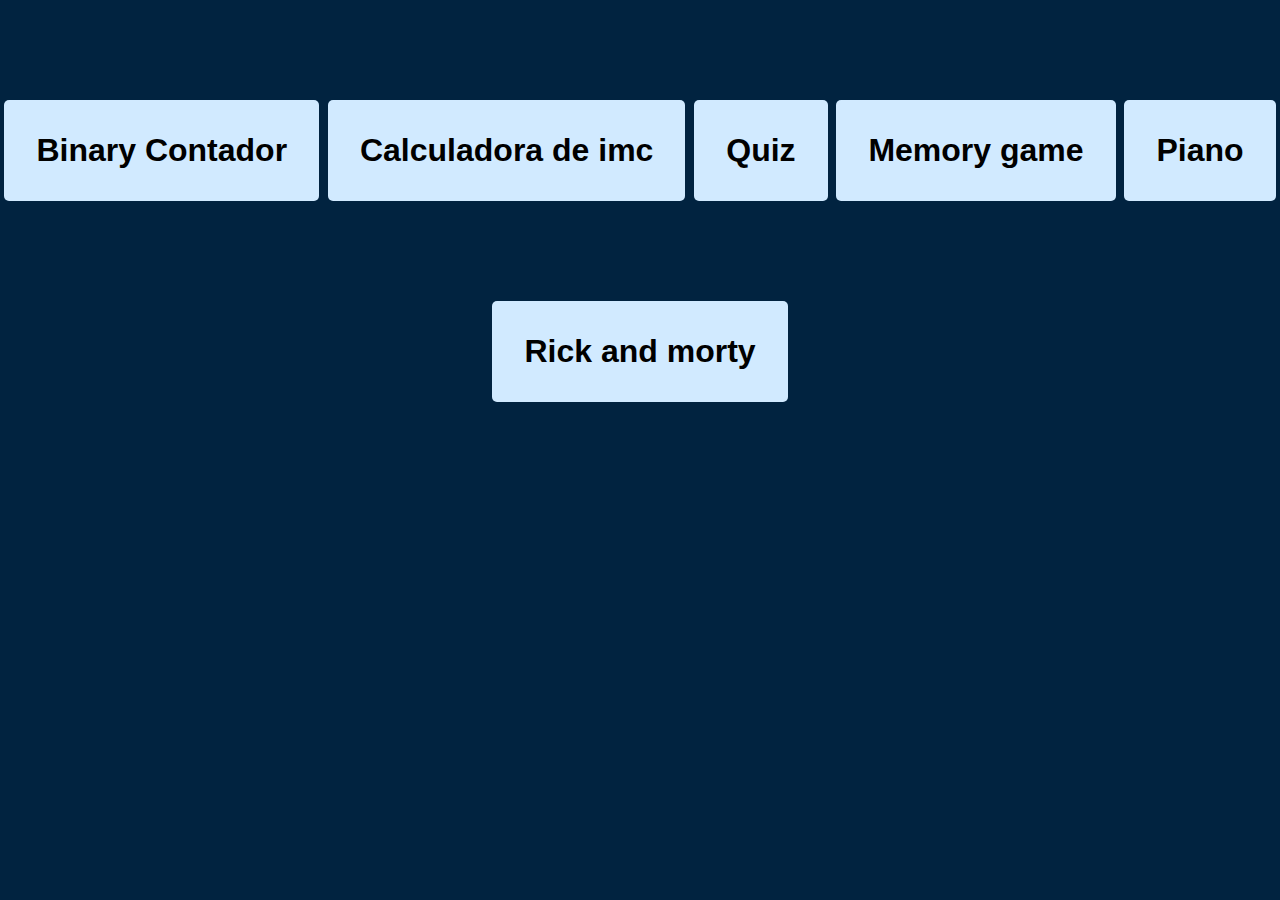
<file: index.html>
<!DOCTYPE html>
<html lang="pt-br">
<head>
    <meta charset="UTF-8">
    <meta name="viewport" content="width=device-width, initial-scale=1.0">
    <title>Expositor</title>
    <link rel="stylesheet" href="vitrine.css">
</head>
<body>
    <a href="binaryContador/binary.html" >Binary Contador</a>
    <a href="calculadoraIMC/calculadoraIMC.html">Calculadora de imc</a>
    <a href="quiz/quiz.html">Quiz</a>
    <a href="memoryGame/memorygame.html">Memory game</a>
    <a href="piano/piano.html">Piano</a>
    <a href="rickandmortyApi/rickAndMorty.html">Rick and morty</a>
</body>
</html>
</file>
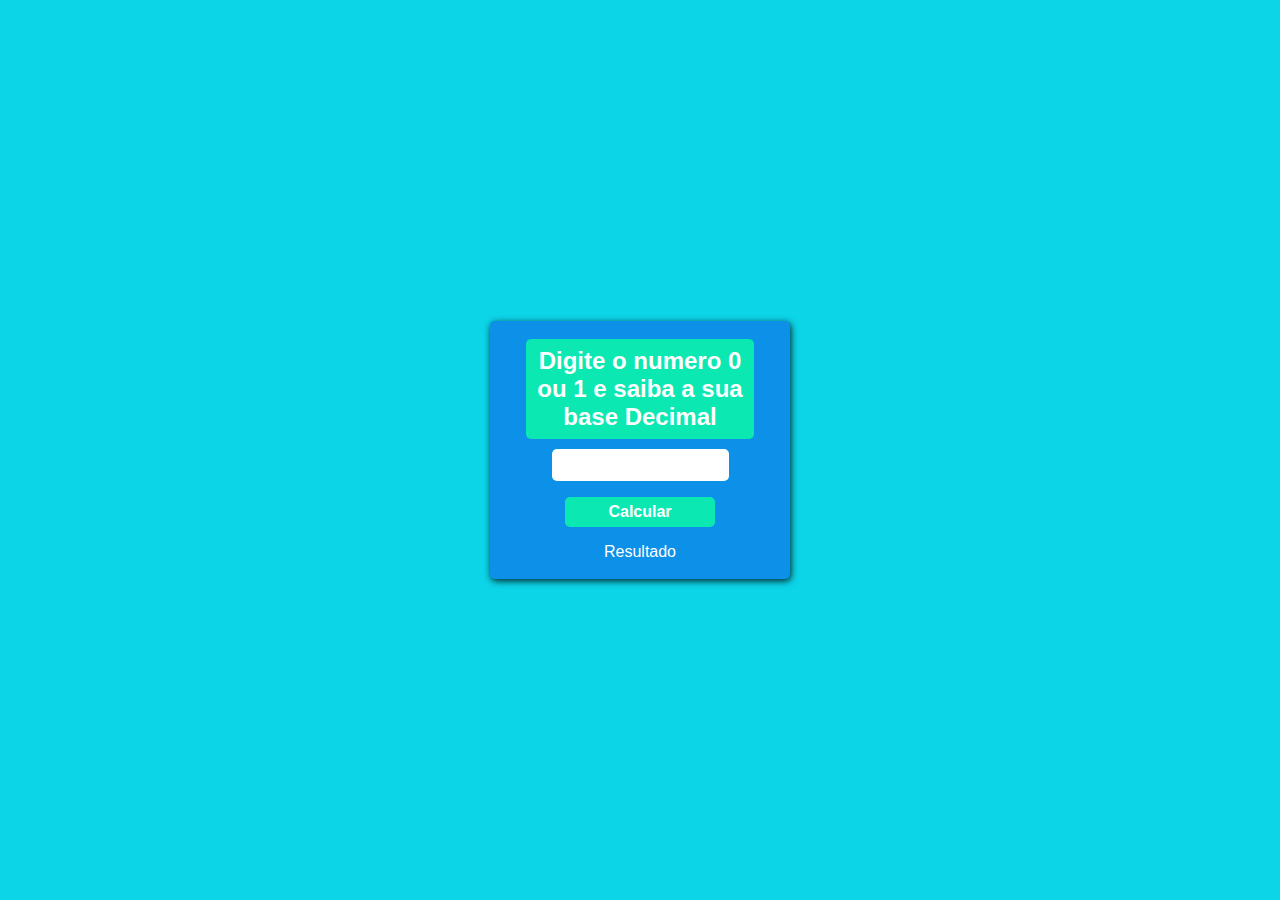
<file: binaryContador/binary.html>
<!DOCTYPE html>
<html lang="pt-br">
<head>
    <meta charset="UTF-8">
    <meta name="viewport" content="width=device-width, initial-scale=1.0">
    <title>Binary Contador</title>
    <link rel="stylesheet" href="binary.css">
</head>
<body>
    <div class="div1">
        <h1>Digite o numero 0 ou 1 e saiba a sua base Decimal</h1>
        <input type="number" name="text" id="text" >
        <button id="calcular">Calcular</button>
        <p id="resultado">Resultado</p>
    </div>
    <script src="binary.js"></script>
</body>
</html>
</file>
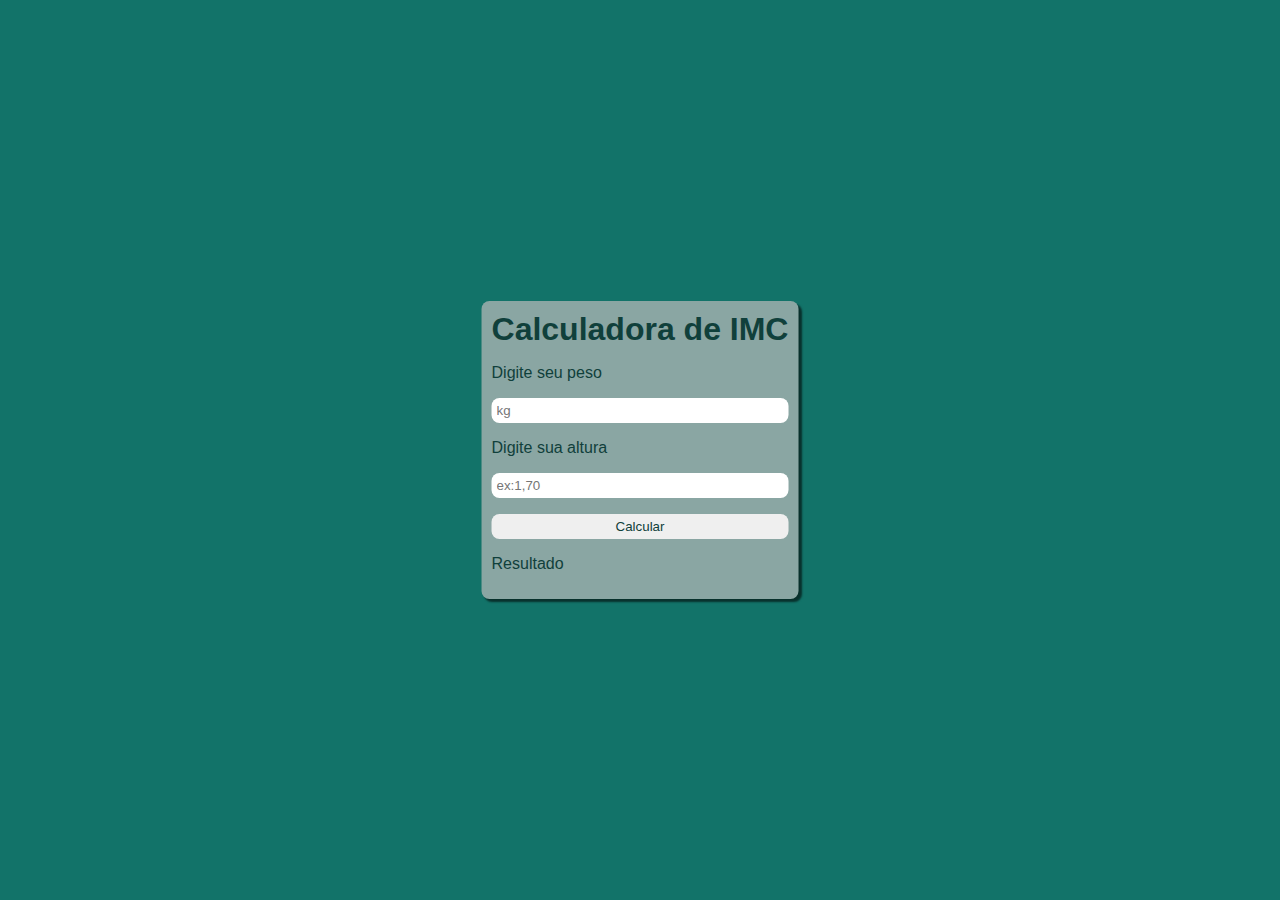
<file: calculadoraIMC/calculadoraIMC.html>
<!DOCTYPE html>
<html lang="en">
<head>
    <meta charset="UTF-8">
    <meta name="viewport" content="width=device-width, initial-scale=1.0">
    <title>Calculadora IMC</title>
    <link rel="stylesheet" href=" imc.css">
</head>
<body>
    <main>
        <h1>Calculadora de IMC</h1>
        <label for="peso">Digite seu peso</label>
        <input type="number" id="peso" placeholder="kg" required>
        <label for="altura">Digite sua altura</label>
        <input type="number" id="altura" placeholder="ex:1,70" required>
        <button id="calcular">Calcular</button>
        <p id="res">Resultado</p>
        <span><img id="corre" src="gifs-de-exercicio-fisico.gif" alt="Figura de homem correndo">


    </main>
    
    </span>



    <script src="imc.js"></script>
</body>
</html>
</file>
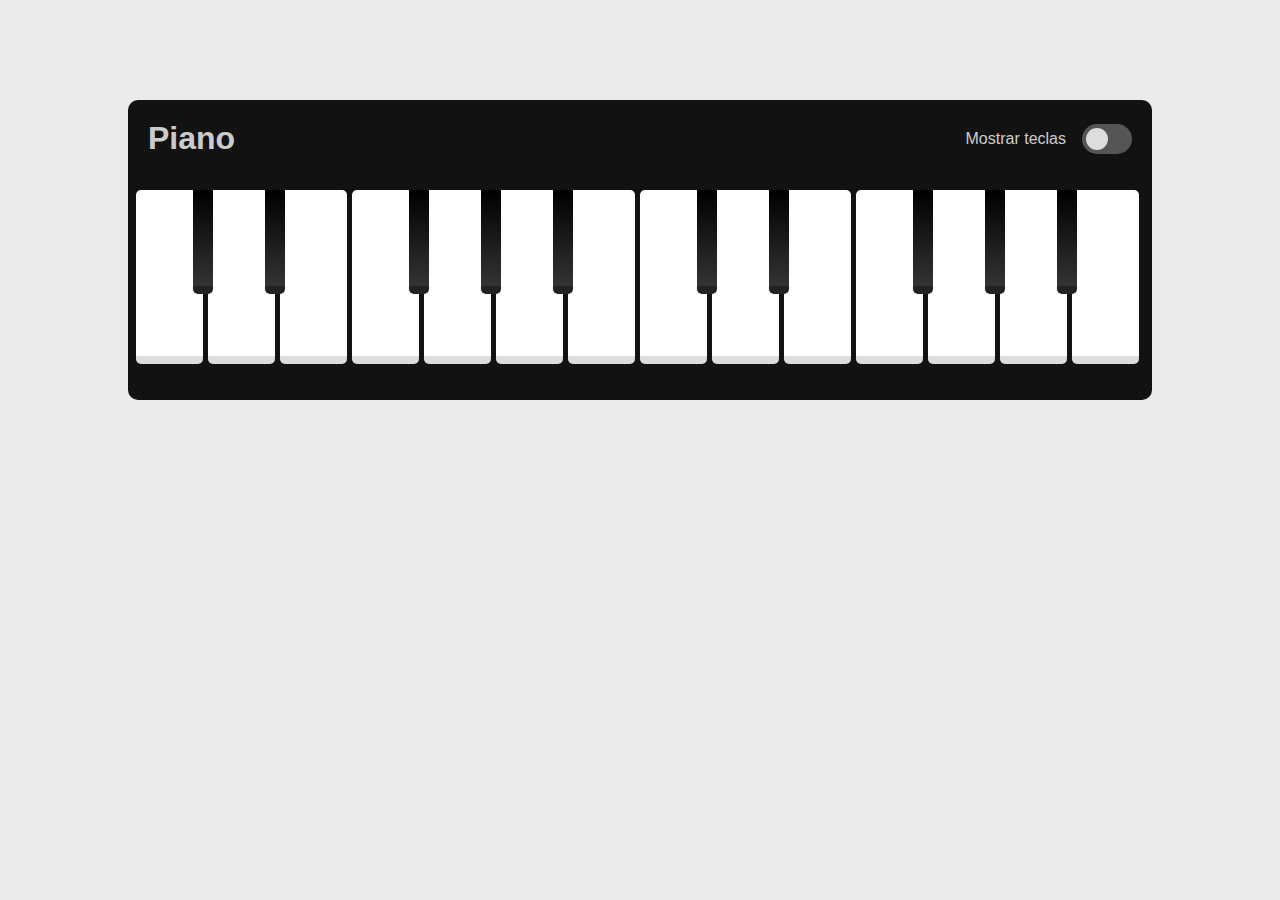
<file: piano/piano.html>
<!DOCTYPE html>
<html lang="pt-br">

<head>
    <meta charset="UTF-8">
    <meta name="viewport" content="width=device-width, initial-scale=1.0">
    <link rel="stylesheet" href="./css/piano.css">
    <title>Piano</title>
</head>

<body>
    <section class="piano">
        <section class="controls">
            <h1>Piano</h1>
            <label>
                Mostrar teclas
                <span class="switcher">
                    <span class="swicher__button"></span>
                </span>
                <input type="checkbox" id="checkbox__keys" class="checkbox__keys">
            </label>
        </section>
        <seection class="piano__keys disabled-key" >
            <div class="key white" data-note="1"><span>'</span></div>
            <div class="key black" data-note="2"><span>1</span></div>
            <div class="key white" data-note="3"><span>q</span></div>
            <div class="key black" data-note="4"><span>2</span></div>
            <div class="key white" data-note="5"><span>w</span></div>
            <div class="key white" data-note="6"><span>3</span></div>
            <div class="key black" data-note="7"><span>e</span></div>
            <div class="key white" data-note="8"><span>4</span></div>
            <div class="key black" data-note="9"><span>r</span></div>
            <div class="key white" data-note="10"><span>5</span></div>
            <div class="key black" data-note="11"><span>t</span></div>
            <div class="key white" data-note="12"><span>6</span></div>
            <div class="key white" data-note="13"><span>y</span></div>
            <div class="key black" data-note="14"><span>u</span></div>
            <div class="key white" data-note="15"><span>8</span></div>
            <div class="key black" data-note="16"><span>i</span></div>
            <div class="key white" data-note="17"><span>9</span></div>
            <div class="key white" data-note="18"><span>o</span></div>
            <div class="key black" data-note="19"><span>p</span></div>
            <div class="key white" data-note="20"><span>-</span></div>
            <div class="key black" data-note="21"><span>[</span></div>
            <div class="key white" data-note="22"><span>=</span></div>
            <div class="key black" data-note="23"><span>&larr;</span></div>
            <div class="key white" data-note="24"><span>\</span></div>

        </seection>
    </section>

    <script src="js/piano.js" defer></script>
</body>

</html>
</file>
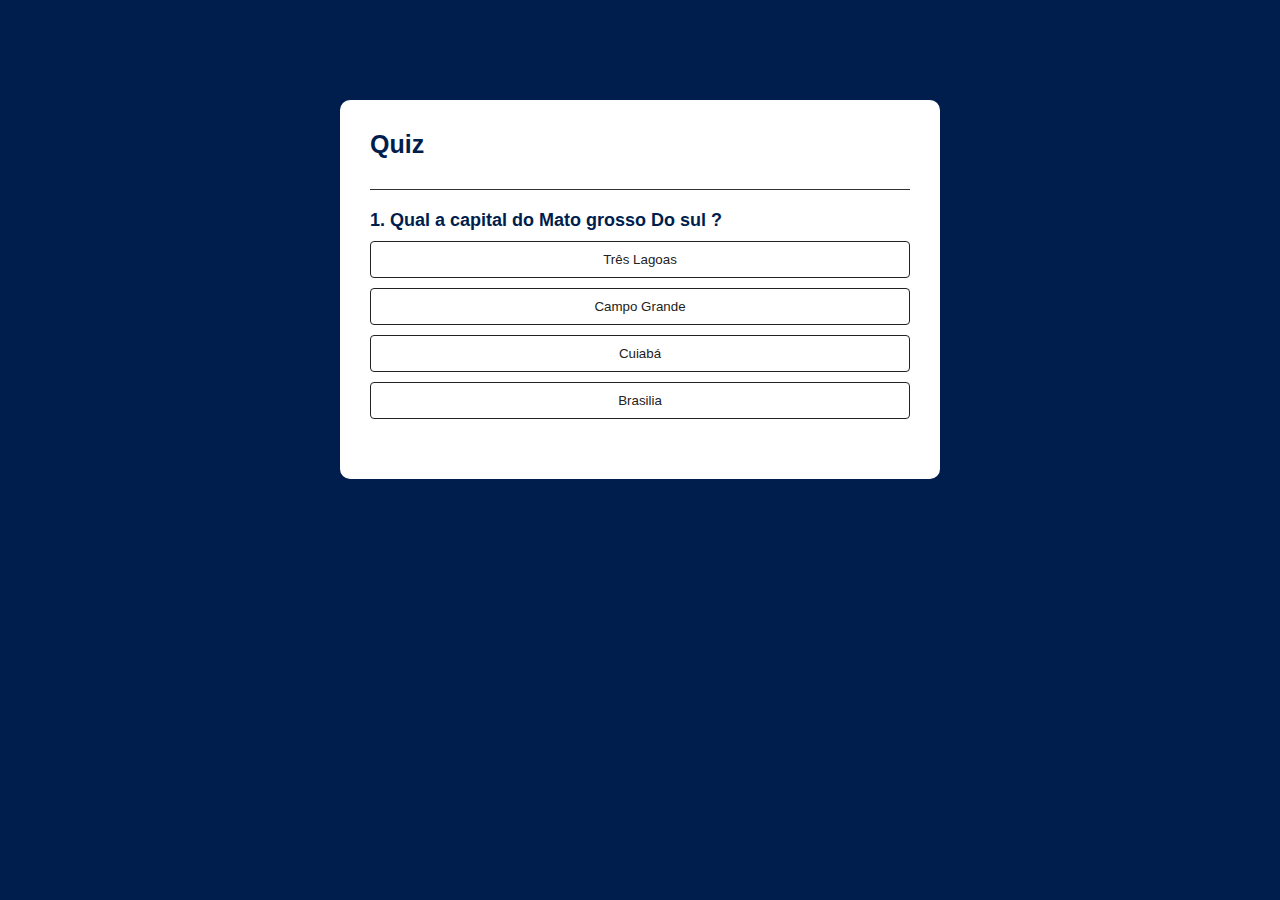
<file: quiz/quiz.html>
<!DOCTYPE html>
<html lang="en">
<head>
    <meta charset="UTF-8">
    <meta name="viewport" content="width=device-width, initial-scale=1.0">
    <title>Quiz</title>
    <link rel="shortcut icon" href="images/favicon.ico" type="image/x-icon">
    <link rel="stylesheet" href="quiz.css">
</head>
<body>
        <div class="app">
            <h1>Quiz</h1>
            <div class="quiz">
                <h2 id="question">A pergunta vai aqui</h2>
                <div id="answer-buttons">
                   
                </div>
                <button id="next_btn">Proxima</button>
            </div>
        </div>
        <script src="quiz.js"></script>
</body>
</html>
</file>
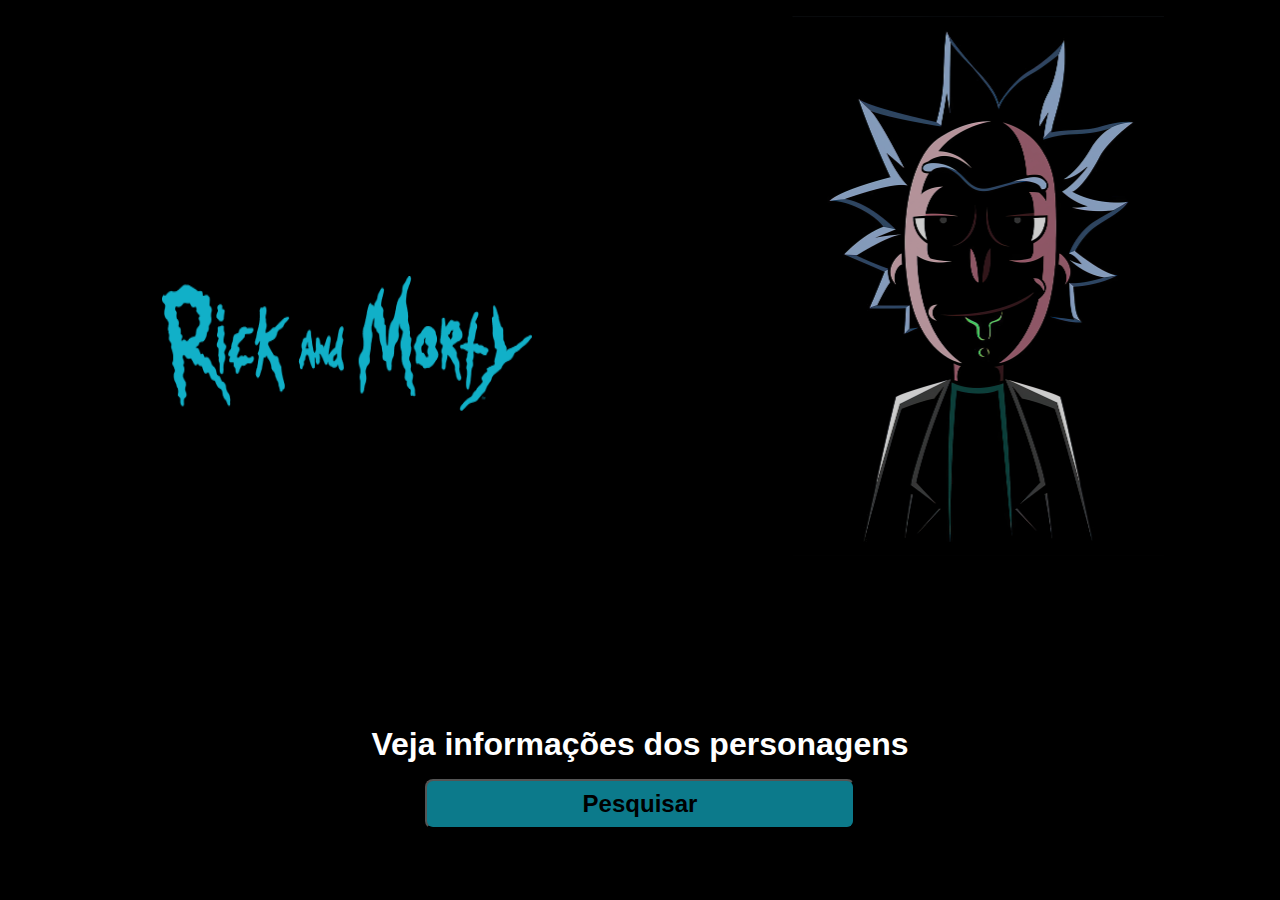
<file: rickandmortyApi/rickAndMorty.html>
<!DOCTYPE html>
<html lang="pt-br">
<head>
    <meta charset="UTF-8">
    <meta name="viewport" content="width=device-width, initial-scale=1.0">
    <title>Rick And Morth</title>
    <link rel="stylesheet" href="rickAnMorty.css">
    <link rel="shortcut icon" href="images/faviconn.ico" type="image/x-icon">
</head>
<body>
    <main>
        <div class="logo" id="logo" class="logo"><img src="./images/logo.png" alt="logo"></div>
       
        <div class="rick"><img src="./images/rick.png"  alt="rick" ></div>
        <label>
            <h1 style="color: rgb(255, 255, 255);">Veja informações dos personagens</h1>
            <button id="search">Pesquisar</button>
        </label>
        
    </main>


    <script src="rickAndMorty.js"></script>
</body>
</html>
</file>
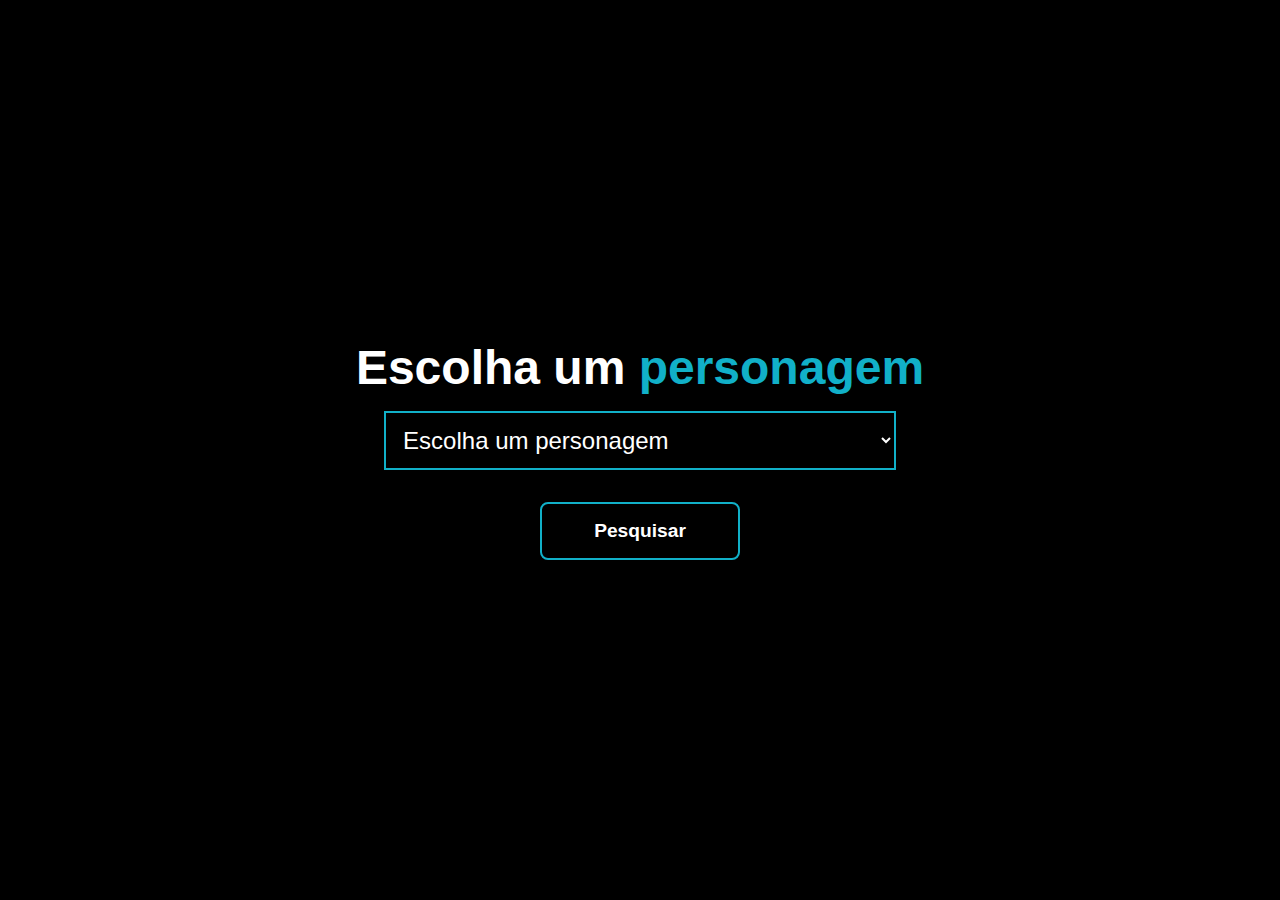
<file: rickandmortyApi/pages/searchRickAndeMorty.html>
<!DOCTYPE html>
<html lang="pt-br">

<head>
    <meta charset="UTF-8">
    <meta name="viewport" content="width=device-width, initial-scale=1.0">
    <title>Search</title>
    <link rel="stylesheet" href="searchRickAndeMorty.css">
</head>

<body>
    <main>
        <div class="div_search">
            <label>
                <h1>Escolha um <span>personagem</span></h1>
                <select name="" id="input_search" >
                    <option value="">Escolha um personagem</option>
                    
                </select>
                
            </label>
        </div>
        <div id="stage" class="stage">
            
        </div>
        <div>
            <button id="search">Pesquisar</button>
        </div>

    </main>


    <script src="searchRickAndeMorty.js" type="module"></script>
</body>

</html>
</file>
<file: vitrine.css>
*{
    box-sizing: border-box;
    margin:0px;
    padding: 0px;
    font-family: Arial, Helvetica, sans-serif;
}
body{
    background-color: #012340;
    display: flex;
    justify-content: space-around;
    flex-wrap: wrap;
}
a{
    display: block;
    background-color: #D1EAFF;
    text-decoration: none;
    border-radius: 5px;
    padding: 10px;
    color: black;
    font-weight: bolder;
    margin-top: 100px;
    padding: 2rem;
    font-size: 2rem;
}
a:hover{
    background-color: #4a535b;
}
</file>
<file: binaryContador/binary.css>
*{
    box-sizing: border-box;
    margin: 0px;
    padding: 0px;
    font-family: Arial, Helvetica, sans-serif;
}
body{
    width: 100vw;
    height: 100vh;
    position: relative;
    background-color: #0CD5E8;
}
.div1{
    position: absolute;
    top: 50%;
    left: 50%;
    transform: translate(-50%,-50%);
    width: 300px;
    background-color: #0C90E8;
    border-radius: 5px;
    box-shadow: 1px 2px 7px rgba(0, 0, 0, 0.84);
    padding: 8px;
}
h1{
    background-color: #0CE8B1;
    font-size:1.5rem;
    border-radius: 5px;
    width: 80%;
    margin: 10px auto;
    padding: 0.5rem;
    color: white;
    text-align: center;
}
input{
    display: block;
    margin: 10px auto;
    height: 2rem;
    border: none;
    border-radius: 5px;
}
button{
    display: block;
    margin: 1rem auto;
    width: 150px;
    height: 30px;
    border: none;
    border-radius: 5px;
    font-size: 1rem;
    font-weight: bolder;
    background-color: #0CE8B1;
    color: white;
    cursor: pointer;
}
p{
    text-align: center;
    color: white;
    margin-bottom: 10px;
}
</file>
<file: calculadoraIMC/imc.css>
*{
    margin: 0px;
    padding: 0px;
    box-sizing: border-box;
    font-family: Arial, Helvetica, sans-serif;
    color: var(--corDaFont);
}

:root{
    --corDoFundo: #8AA6A3;
    --corDaFont:#10403B;
    --corDoBack:#127369;
}
body{
    position: relative;
    width: 100vw;
    height: 100vh;
    background-color: var(--corDoBack);
}
main{
    position:absolute;
    top: 50%;
    left: 50%;
    transform: translate(-50%,-50%);
    display: flex;
    flex-direction: column;
    background-color: var(--corDoFundo);
    padding: 10px;
    border-radius: 0.5rem;
    gap: 1rem;
    box-shadow: 3px 3px 2px rgba(0, 0, 0, 0.586);
    flex-wrap: wrap;
}
input, button{
    padding: 5px;
    border: none;
    border-radius: 0.5rem;
}
button{
    cursor: pointer;
    
}
button:hover{
    box-shadow:3px 3px 2px rgba(0, 0, 0, 0.586) ;
}
img{
    width: 300px;
 
    margin: auto;
    
    
    display: none;
}
@media (min-width:300px ) and (max-width:768px){
    img{
        width: 100px;
        
    }

}
</file>
<file: piano/css/piano.css>
*{
  margin: 0px;
  padding: 0px;
  box-sizing: border-box;
  font-family: Arial, Helvetica, sans-serif;
}
body{
    background-color: #ebebeb;
}

.piano{
    background-color: #121212;
    width: 80vw;
    height: 300px;
    margin: 100px auto;
    border-radius:10px ;
    color: #fff;
    display: flex;
    flex-direction: column;
    align-items: center;
}
.piano .piano__keys .white:nth-child(5){
    margin-right: 10px;
}
.piano__keys .white:nth-child(12){
    margin-right: 10px;

}
.piano__keys .white:nth-child(17){
    margin-right: 10px;
}


.controls{
    color: rgba(255, 255, 255, 0.8);
    padding: 20px;
    display: flex;
    width: 100%;
    border-radius: 9px 9px 0px 0px;
    justify-content: space-between;
    

}
label{
    display: flex;
    gap: 1rem;
    align-items: center;
}
.switcher{
    display: flex;
    height: 30px;
    width: 50px;
    background-color: #555;
    border-radius: 50px;
    padding: 4px;
    justify-content: start;
    cursor: pointer;
}

.swicher__button{
    height: 100%;
    aspect-ratio: 1/1;
    background-color:#ddd ;
    border-radius: 25px;
    
    
}
.swicher__active{
    justify-content: end;
    background-color: #0b4939;

}
.checkbox__keys{
    display: none;
}

.piano__keys{
    display: flex;
    padding: 0.8rem;
    width: 100%;
    height:200px ;
    background-color: #121212;
    justify-content: space-between;
    border-radius: 5px;
    color: #333;

}
.white{
    background-color: #fff;
    flex-grow: 1;
    border-radius: 5px;
    border-bottom: 8px solid #ddd;
    color: rgba(0, 0, 0,0.3);
    margin-left: -5px;
    z-index: 1;
    transition: 0.6s;
    
}
.black{
    width:20px ;
    height: 60%;
    background:linear-gradient(black, #333);  
    border-radius:0 0 5px 5px ;  
    border-bottom: 8px solid #222;
    margin-left: -10px;
    z-index: 2;
    color: #ddd;
}


.key{
   position: relative;
   display: flex;
   align-items: flex-end;
   justify-content: center;
   padding-bottom: 8px;
   user-select: none;
   cursor: pointer;
}
.key span{
    font-weight: 600px;
    position: absolute;

}

.disabled-key span{
    opacity: 0;
}
.teclou{
    border-bottom: 0;
    background-color: rgb(207, 204, 204);
    transition: 3s;

}
</file>
<file: quiz/quiz.css>
*{
    margin: 0;
    padding: 0;
    font-family: Arial, Helvetica, sans-serif;
    box-sizing: border-box;
}

body{
    background-color: #001e4d;
}
.app{
   background-color: #fff;
   width: 90%;
   max-width: 600px;
   margin: 100px auto 0px;
   border-radius: 10px;
   padding: 30px;
}
.app h1{
    font-size: 25px;
    color: #001e4d;
    font-weight: 600;
    border-bottom: 1px solid #333;
    padding-bottom: 30px;
}
.quiz{
    padding: 20px 0px;

}
.quiz h2{
    font-size: 18px;
    color: #001e4d;
    font-weight: 600;
}
.btn{
    display: flex;
    flex-direction: column;
    padding: 10px;
    background-color: #fff;
    color: #222;
    font-weight: 5;
    width: 100%;
    margin: 10px 0px;
    border-radius: 4px;
    border: 1px solid #222;
    cursor: pointer;
    transition: 0.3s all;
}


#next_btn{
    
    color: #fff;
    background-color: #001e4d;
    width: 150px;
    border: 0;
    padding: 10px;
    margin: 20px auto 0px;
    border-radius: 4px;
    cursor: pointer;
    display: none;
}
.btn:hover:not([disabled]){
    background-color: #222;
    color: #fff;
}
.btn:disabled{
    cursor: no-drop;
}
.correct{
    background-color: #9aeabc;
}
.incorrect{
    background-color: #ff9393;
}
</file>
<file: rickandmortyApi/rickAnMorty.css>
*{
    margin: 0px;
    box-sizing: border-box;
    padding: 0px;
    font-family: Arial, Helvetica, sans-serif;
}

main{
    display: flex;
    padding: 1rem;
    width: 100vw;
    height: 100vh;
    background-color: #000 ;
    flex-wrap: wrap;
    justify-content: space-around;
}
.rick img{
    background-size: cover;
    width: 100%;
    height: 60vh;
   
}
.logo{
    display: flex;
    align-items: center;

}

.logo img{
    background-size: cover;
    margin: auto;
    width: 80%;
    height:15vh;
   
}
button{
    padding: 0.1rem;
    border-radius: 8px;
    width: 80%;
    height: 50px;
    background-color: #11b0c8b1;
    font-weight: bolder;
    font-size:1.5rem ;
    cursor: pointer;
}
button:hover{
    background-color: #11B0C8;
}
label{
    display: flex;
    flex-direction: column;
    text-align: center;
    align-items: center;
    justify-content: center;
}
label h1{
  
    margin-bottom: 1rem;
}


@media screen and (min-width:1283px) {
    .logo{
        margin-top: 2rem;
        display: flex;
        align-items: flex-start;
       
    
    }
    .logo img{
        background-size: cover;
        margin:0px auto;
        width: 90%;
        height:15vh;
       
    }
    .rick img{
        background-size: cover;
        width: 100%;
        height: 90vh;
       
    }
    label{
        position: absolute;
        width: 20vw;
        bottom: 35%;
        left: 15%;
    }
    
   
}
</file>
<file: rickandmortyApi/pages/searchRickAndeMorty.css>
*{
    background-color: black;
    margin: 0px;
    padding: 0px;
    box-sizing: border-box;
    font-family: Arial, Helvetica, sans-serif;
    color: #fff;
}
main{
    display: flex;
    flex-direction: column;
    justify-content: space-between;
    width: 100vw;
    height: 100vh;
    align-items: center;
    padding: 1rem;
}
button{
    width: 200px;
    padding: 1rem;
    font-size: larger;
    font-weight: bolder;
    border: none;
    border: 2px solid #11B0C8;
    border-radius: 8px;
    cursor: pointer;
}
button:hover{
    box-shadow: 0px 4px 7px rgb(149, 235, 243);
}
span{
    color: #11B0C8;
}

.div_search{
    text-align: center;
    
}
.div_search h1{
    margin-bottom: 1rem;
    
}
select{
    padding: 0.5rem;
    border: none;
    border:2px solid #11B0C8;
    width: 90%;
    cursor: pointer;
    
}

@media screen and (min-width:1200px) {
    main{
        flex-direction: column;
        justify-content: center;
        align-items: center;
        gap: 1rem;
        
    }
    .div_search h1{
        margin-bottom: 1rem;
        font-size: 3rem;
    }
    select{
        padding: 0.8rem;
        font-size: 1.5rem;
    }
    .stage div{
        font-size: 2rem;
    }
}
</file>
